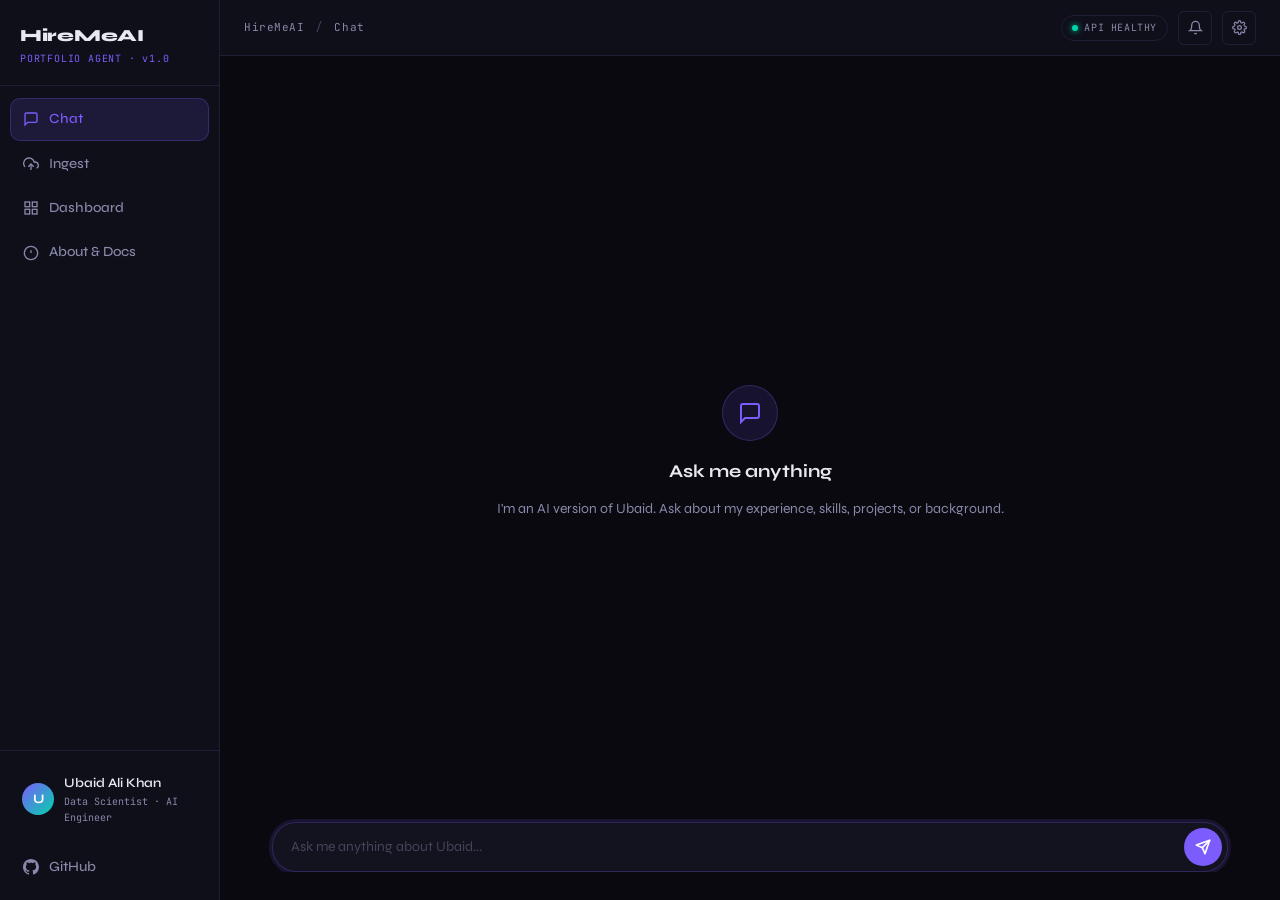
<file: frontend/index.html>
<!DOCTYPE html>
<html lang="en">
<head>
  <meta charset="UTF-8">
  <meta name="viewport" content="width=device-width, initial-scale=1.0">
  <title>HireMeAI</title>
  <link rel="stylesheet" href="css/global.css">
</head>
<body>

<div class="app-shell">

  <!-- ── Sidebar ─────────────────────────────────────────────────────────── -->
  <aside class="sidebar">
    <div class="sidebar-logo">
      <div class="logo-name">HireMeAI</div>
      <div class="logo-sub">PORTFOLIO AGENT · v1.0</div>
    </div>

    <nav class="sidebar-nav">
      <a class="nav-item" data-page="chat">
        <svg viewBox="0 0 24 24" fill="none" stroke="currentColor" stroke-width="2">
          <path d="M21 15a2 2 0 0 1-2 2H7l-4 4V5a2 2 0 0 1 2-2h14a2 2 0 0 1 2 2z"/>
        </svg>
        Chat
      </a>
      <a class="nav-item" data-page="ingest">
        <svg viewBox="0 0 24 24" fill="none" stroke="currentColor" stroke-width="2">
          <polyline points="16 16 12 12 8 16"/><line x1="12" y1="12" x2="12" y2="21"/>
          <path d="M20.39 18.39A5 5 0 0 0 18 9h-1.26A8 8 0 1 0 3 16.3"/>
        </svg>
        Ingest
      </a>
      <a class="nav-item" data-page="dashboard">
        <svg viewBox="0 0 24 24" fill="none" stroke="currentColor" stroke-width="2">
          <rect x="3" y="3" width="7" height="7"/><rect x="14" y="3" width="7" height="7"/>
          <rect x="14" y="14" width="7" height="7"/><rect x="3" y="14" width="7" height="7"/>
        </svg>
        Dashboard
      </a>
      <a class="nav-item" data-page="about">
        <svg viewBox="0 0 24 24" fill="none" stroke="currentColor" stroke-width="2">
          <circle cx="12" cy="12" r="10"/>
          <line x1="12" y1="8" x2="12" y2="12"/>
          <line x1="12" y1="16" x2="12.01" y2="16"/>
        </svg>
        About &amp; Docs
      </a>
    </nav>

    <div class="sidebar-bottom">
      <div class="user-card">
        <div class="user-avatar">U</div>
        <div class="user-info">
          <div class="user-name">Ubaid Ali Khan</div>
          <div class="user-role">Data Scientist · AI Engineer</div>
        </div>
      </div>
      <a class="nav-item" href="https://github.com/ubaidxai/HireMeAI" target="_blank">
        <svg viewBox="0 0 24 24" fill="currentColor" style="width:16px;height:16px">
          <path d="M12 0C5.37 0 0 5.37 0 12c0 5.3 3.438 9.8 8.205 11.385.6.113.82-.258.82-.577 0-.285-.01-1.04-.015-2.04-3.338.724-4.042-1.61-4.042-1.61-.546-1.387-1.333-1.756-1.333-1.756-1.09-.745.083-.73.083-.73 1.205.085 1.84 1.237 1.84 1.237 1.07 1.835 2.807 1.305 3.492.998.108-.775.418-1.305.76-1.605-2.665-.3-5.466-1.332-5.466-5.93 0-1.31.465-2.38 1.235-3.22-.135-.303-.54-1.523.105-3.176 0 0 1.005-.322 3.3 1.23.96-.267 1.98-.399 3-.405 1.02.006 2.04.138 3 .405 2.28-1.552 3.285-1.23 3.285-1.23.645 1.653.24 2.873.12 3.176.765.84 1.23 1.91 1.23 3.22 0 4.61-2.805 5.625-5.475 5.92.42.36.81 1.096.81 2.22 0 1.605-.015 2.896-.015 3.286 0 .315.21.69.825.57C20.565 21.795 24 17.295 24 12c0-6.63-5.37-12-12-12"/>
        </svg>
        GitHub
      </a>
    </div>
  </aside>

  <!-- ── Main ───────────────────────────────────────────────────────────── -->
  <div class="main-content">

    <!-- Topbar -->
    <header class="topbar">
      <div class="topbar-left">
        <span class="page-breadcrumb">HireMeAI</span>
        <span style="color:var(--text-muted);font-size:14px">/</span>
        <span id="breadcrumb" class="page-breadcrumb" style="color:var(--text-secondary)">Chat</span>
      </div>
      <div class="topbar-right">
        <div class="status-pill">
          <div class="status-dot"></div>
          API HEALTHY
        </div>
        <button class="icon-btn" title="Notifications">
          <svg width="15" height="15" viewBox="0 0 24 24" fill="none" stroke="currentColor" stroke-width="2">
            <path d="M18 8A6 6 0 0 0 6 8c0 7-3 9-3 9h18s-3-2-3-9"/>
            <path d="M13.73 21a2 2 0 0 1-3.46 0"/>
          </svg>
        </button>
        <button class="icon-btn" title="Settings">
          <svg width="15" height="15" viewBox="0 0 24 24" fill="none" stroke="currentColor" stroke-width="2">
            <circle cx="12" cy="12" r="3"/>
            <path d="M19.4 15a1.65 1.65 0 0 0 .33 1.82l.06.06a2 2 0 0 1-2.83 2.83l-.06-.06a1.65 1.65 0 0 0-1.82-.33 1.65 1.65 0 0 0-1 1.51V21a2 2 0 0 1-4 0v-.09A1.65 1.65 0 0 0 9 19.4a1.65 1.65 0 0 0-1.82.33l-.06.06a2 2 0 0 1-2.83-2.83l.06-.06A1.65 1.65 0 0 0 4.68 15a1.65 1.65 0 0 0-1.51-1H3a2 2 0 0 1 0-4h.09A1.65 1.65 0 0 0 4.6 9a1.65 1.65 0 0 0-.33-1.82l-.06-.06a2 2 0 0 1 2.83-2.83l.06.06A1.65 1.65 0 0 0 9 4.68a1.65 1.65 0 0 0 1-1.51V3a2 2 0 0 1 4 0v.09a1.65 1.65 0 0 0 1 1.51 1.65 1.65 0 0 0 1.82-.33l.06-.06a2 2 0 0 1 2.83 2.83l-.06.06A1.65 1.65 0 0 0 19.4 9a1.65 1.65 0 0 0 1.51 1H21a2 2 0 0 1 0 4h-.09a1.65 1.65 0 0 0-1.51 1z"/>
          </svg>
        </button>
      </div>
    </header>

    <!-- Page content injected here -->
    <div id="page-area" class="page-area" style="transition:opacity 0.15s ease"></div>

  </div>
</div>

<script src="js/app.js"></script>
</body>
</html>
</file>
<file: frontend/css/global.css>
@import url('https://fonts.googleapis.com/css2?family=Syne:wght@400;500;600;700;800&family=JetBrains+Mono:wght@300;400;500&display=swap');

:root {
  --bg-base:      #09090f;
  --bg-surface:   #0f0f1a;
  --bg-card:      #13131f;
  --bg-hover:     #1a1a2e;
  --border:       #1e1e35;
  --border-light: #2a2a45;
  --accent:       #7c5cfc;
  --accent-dim:   #7c5cfc22;
  --accent-glow:  #7c5cfc44;
  --accent-2:     #00d4aa;
  --accent-2-dim: #00d4aa18;
  --red:          #ff4d6d;
  --red-dim:      #ff4d6d18;
  --amber:        #f59e0b;
  --amber-dim:    #f59e0b18;
  --text-primary: #e8e8f0;
  --text-secondary:#8888aa;
  --text-muted:   #44445a;
  --radius-sm:    6px;
  --radius-md:    10px;
  --radius-lg:    16px;
  --radius-xl:    24px;
  --sidebar-w:    220px;
  --transition:   0.18s cubic-bezier(0.4,0,0.2,1);
}

*, *::before, *::after { box-sizing: border-box; margin: 0; padding: 0; }

html, body {
  height: 100%;
  font-family: 'Syne', sans-serif;
  background: var(--bg-base);
  color: var(--text-primary);
  font-size: 15px;
  line-height: 1.6;
  -webkit-font-smoothing: antialiased;
}

/* ── Scrollbar ── */
::-webkit-scrollbar { width: 4px; }
::-webkit-scrollbar-track { background: transparent; }
::-webkit-scrollbar-thumb { background: var(--border-light); border-radius: 2px; }

/* ── Layout shell ── */
.app-shell {
  display: flex;
  height: 100vh;
  overflow: hidden;
}

/* ── Sidebar ── */
.sidebar {
  width: var(--sidebar-w);
  min-width: var(--sidebar-w);
  background: var(--bg-surface);
  border-right: 1px solid var(--border);
  display: flex;
  flex-direction: column;
  padding: 0;
  z-index: 10;
  overflow: hidden;
}

.sidebar-logo {
  padding: 22px 20px 18px;
  border-bottom: 1px solid var(--border);
}

.sidebar-logo .logo-name {
  font-size: 17px;
  font-weight: 800;
  color: var(--text-primary);
  letter-spacing: -0.3px;
}

.sidebar-logo .logo-sub {
  font-family: 'JetBrains Mono', monospace;
  font-size: 10px;
  color: var(--accent);
  letter-spacing: 0.08em;
  margin-top: 2px;
}

.sidebar-nav {
  flex: 1;
  padding: 12px 10px;
  display: flex;
  flex-direction: column;
  gap: 2px;
}

.nav-item {
  display: flex;
  align-items: center;
  gap: 10px;
  padding: 9px 12px;
  border-radius: var(--radius-md);
  color: var(--text-secondary);
  text-decoration: none;
  font-size: 14px;
  font-weight: 500;
  transition: all var(--transition);
  cursor: pointer;
  border: 1px solid transparent;
  position: relative;
}

.nav-item:hover {
  background: var(--bg-hover);
  color: var(--text-primary);
}

.nav-item.active {
  background: var(--accent-dim);
  color: var(--accent);
  border-color: var(--accent-glow);
}

.nav-item svg { width: 16px; height: 16px; flex-shrink: 0; }

.sidebar-bottom {
  padding: 12px 10px;
  border-top: 1px solid var(--border);
  display: flex;
  flex-direction: column;
  gap: 2px;
}

.user-card {
  display: flex;
  align-items: center;
  gap: 10px;
  padding: 10px 12px;
  border-radius: var(--radius-md);
  margin-bottom: 8px;
}

.user-avatar {
  width: 32px;
  height: 32px;
  border-radius: 50%;
  background: linear-gradient(135deg, var(--accent), var(--accent-2));
  display: flex;
  align-items: center;
  justify-content: center;
  font-size: 13px;
  font-weight: 700;
  color: #fff;
  flex-shrink: 0;
}

.user-info .user-name { font-size: 13px; font-weight: 600; }
.user-info .user-role {
  font-family: 'JetBrains Mono', monospace;
  font-size: 10px;
  color: var(--text-secondary);
}

/* ── Main content ── */
.main-content {
  flex: 1;
  display: flex;
  flex-direction: column;
  overflow: hidden;
  background: var(--bg-base);
}

/* ── Topbar ── */
.topbar {
  height: 56px;
  min-height: 56px;
  border-bottom: 1px solid var(--border);
  display: flex;
  align-items: center;
  justify-content: space-between;
  padding: 0 24px;
  background: var(--bg-surface);
}

.topbar-left { display: flex; align-items: center; gap: 12px; }
.topbar-right { display: flex; align-items: center; gap: 10px; }

.page-breadcrumb {
  font-family: 'JetBrains Mono', monospace;
  font-size: 11px;
  color: var(--text-secondary);
  letter-spacing: 0.05em;
}

.status-pill {
  display: flex;
  align-items: center;
  gap: 6px;
  padding: 4px 10px;
  border-radius: 20px;
  border: 1px solid var(--border);
  font-family: 'JetBrains Mono', monospace;
  font-size: 10px;
  color: var(--text-secondary);
  letter-spacing: 0.06em;
}

.status-dot {
  width: 6px;
  height: 6px;
  border-radius: 50%;
  background: var(--accent-2);
  box-shadow: 0 0 6px var(--accent-2);
  animation: pulse-dot 2s infinite;
}

@keyframes pulse-dot {
  0%, 100% { opacity: 1; }
  50% { opacity: 0.4; }
}

.icon-btn {
  width: 34px;
  height: 34px;
  border-radius: var(--radius-sm);
  border: 1px solid var(--border);
  background: transparent;
  color: var(--text-secondary);
  display: flex;
  align-items: center;
  justify-content: center;
  cursor: pointer;
  transition: all var(--transition);
}

.icon-btn:hover {
  border-color: var(--border-light);
  color: var(--text-primary);
  background: var(--bg-hover);
}

/* ── Page content area ── */
.page-area {
  flex: 1;
  overflow-y: auto;
  padding: 28px 28px;
}

.page-header { margin-bottom: 24px; }
.page-title { font-size: 26px; font-weight: 800; letter-spacing: -0.5px; }
.page-subtitle { color: var(--text-secondary); font-size: 14px; margin-top: 4px; }

/* ── Cards ── */
.card {
  background: var(--bg-card);
  border: 1px solid var(--border);
  border-radius: var(--radius-lg);
  padding: 20px;
}

/* ── Buttons ── */
.btn {
  display: inline-flex;
  align-items: center;
  gap: 7px;
  padding: 9px 18px;
  border-radius: var(--radius-md);
  font-family: 'Syne', sans-serif;
  font-size: 13px;
  font-weight: 600;
  cursor: pointer;
  transition: all var(--transition);
  border: 1px solid transparent;
  text-decoration: none;
}

.btn-primary {
  background: var(--accent);
  color: #fff;
  border-color: var(--accent);
}

.btn-primary:hover {
  background: #6b4deb;
  box-shadow: 0 0 20px var(--accent-glow);
}

.btn-ghost {
  background: transparent;
  color: var(--text-secondary);
  border-color: var(--border);
}

.btn-ghost:hover {
  background: var(--bg-hover);
  color: var(--text-primary);
  border-color: var(--border-light);
}

.btn-danger {
  background: var(--red-dim);
  color: var(--red);
  border-color: var(--red);
}

/* ── Tags / badges ── */
.badge {
  display: inline-flex;
  align-items: center;
  gap: 4px;
  padding: 2px 8px;
  border-radius: 20px;
  font-family: 'JetBrains Mono', monospace;
  font-size: 10px;
  font-weight: 500;
  letter-spacing: 0.04em;
}

.badge-green  { background: var(--accent-2-dim); color: var(--accent-2); border: 1px solid #00d4aa33; }
.badge-red    { background: var(--red-dim);       color: var(--red);      border: 1px solid #ff4d6d33; }
.badge-amber  { background: var(--amber-dim);     color: var(--amber);    border: 1px solid #f59e0b33; }
.badge-purple { background: var(--accent-dim);    color: var(--accent);   border: 1px solid var(--accent-glow); }

/* ── Inputs ── */
.input {
  width: 100%;
  background: var(--bg-surface);
  border: 1px solid var(--border);
  border-radius: var(--radius-md);
  padding: 9px 14px;
  color: var(--text-primary);
  font-family: 'Syne', sans-serif;
  font-size: 14px;
  outline: none;
  transition: border-color var(--transition);
}

.input:focus { border-color: var(--accent); }
.input::placeholder { color: var(--text-muted); }

/* ── Divider ── */
.divider { height: 1px; background: var(--border); margin: 20px 0; }

/* ── Utility ── */
.mono { font-family: 'JetBrains Mono', monospace; }
.text-muted { color: var(--text-secondary); }
.text-accent { color: var(--accent); }
.text-green { color: var(--accent-2); }
.text-red { color: var(--red); }
.text-amber { color: var(--amber); }

/* ── Page fade-in ── */
@keyframes fadeUp {
  from { opacity: 0; transform: translateY(12px); }
  to   { opacity: 1; transform: translateY(0); }
}

.page-area { animation: fadeUp 0.25s ease both; }
</file>
